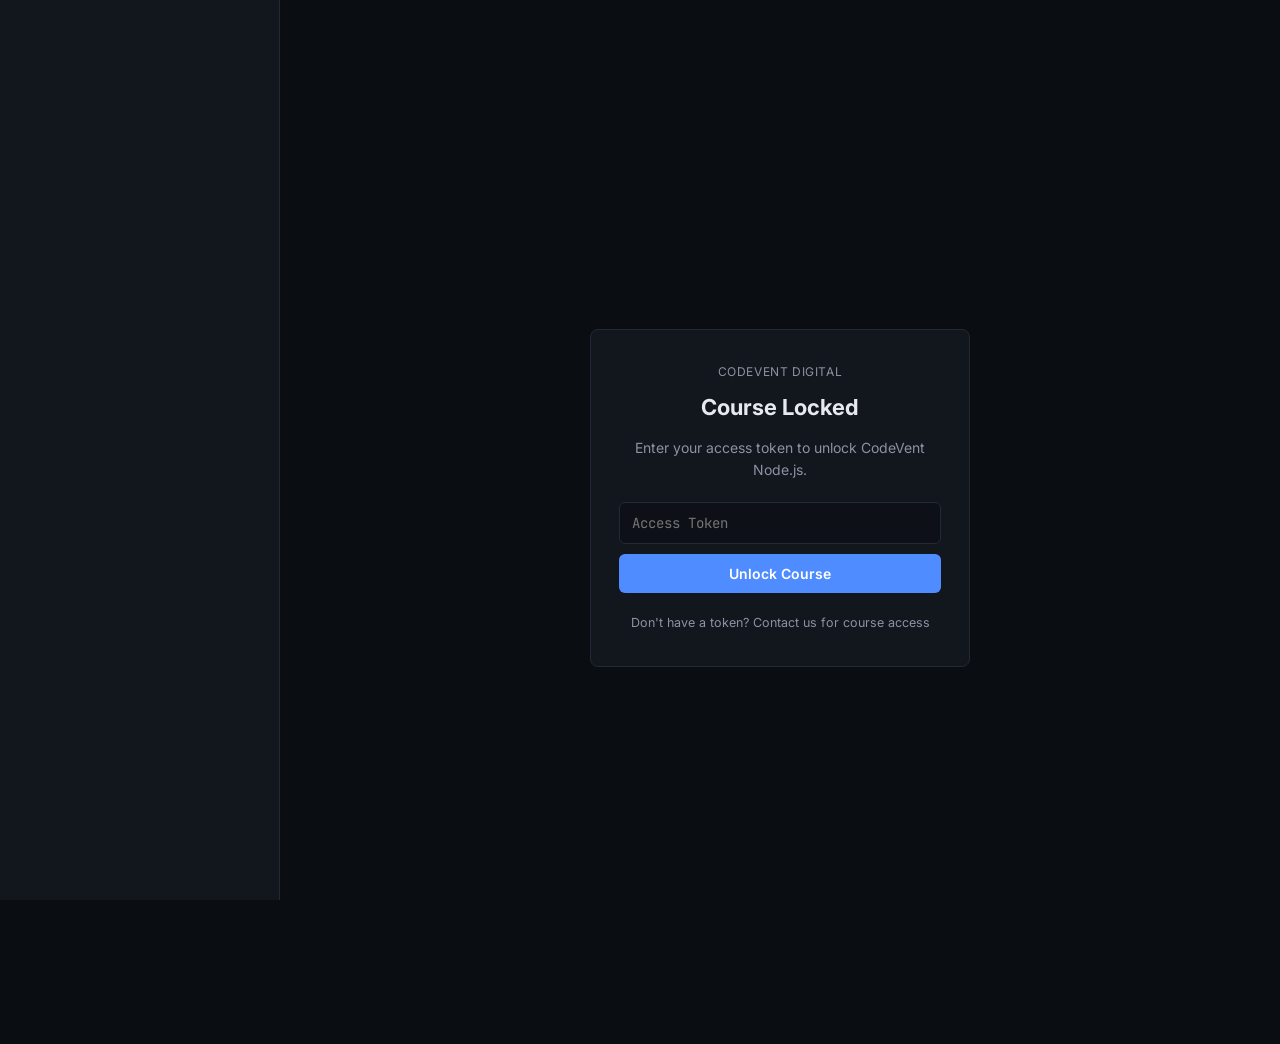
<file: index.html>
<!DOCTYPE html>
<html lang="en">
<head>
<meta charset="UTF-8">
<meta name="viewport" content="width=device-width, initial-scale=1.0">
<title>CodeVent Node.js</title>
<meta name="description" content="Node.js from the runtime fundamentals to a complete REST API, built with Express and MongoDB.">
<link rel="icon" type="image/png" href="codevent-logo.PNG">
<link rel="preconnect" href="https://fonts.googleapis.com">
<link rel="preconnect" href="https://fonts.gstatic.com" crossorigin>
<link href="https://fonts.googleapis.com/css2?family=JetBrains+Mono:wght@400;500;600;700&family=Inter:wght@400;500;600;700;800&display=swap" rel="stylesheet">
<link rel="stylesheet" href="css/styles.css">
</head>
<body>
<div id="app">
  <div id="overlay" class="overlay"></div>

  <aside id="sidebar" class="sidebar"></aside>

  <div class="main-col">
    <header class="topbar">
      <button id="menu-toggle" class="menu-toggle" type="button" aria-label="Toggle navigation">
        <span></span><span></span><span></span>
      </button>
      <div class="topbar-title">CodeVent Node.js</div>
    </header>
    <main id="content" class="content"></main>
  </div>
</div>

<script src="js/data.js"></script>
<script src="js/app.js"></script>
</body>
</html>
</file>
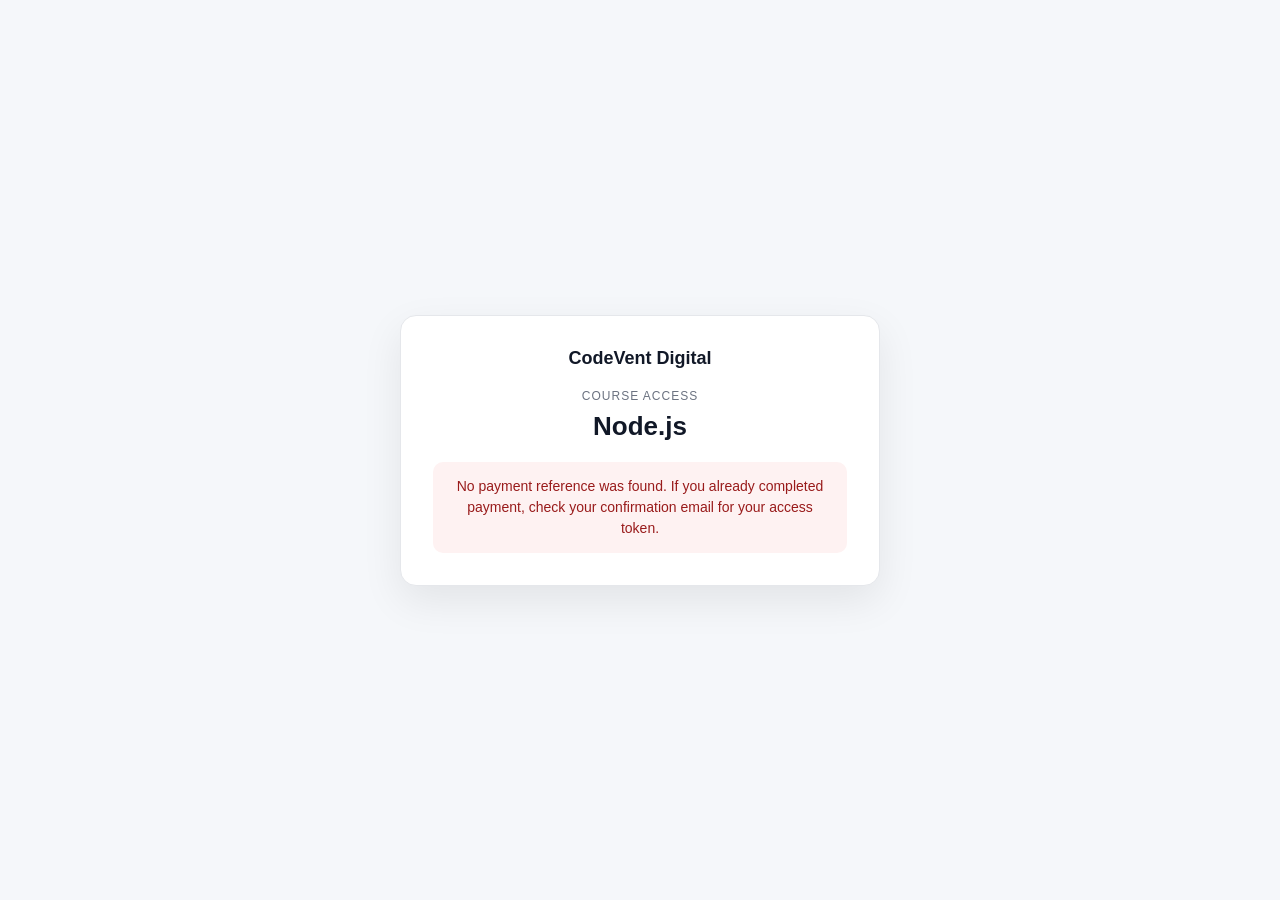
<file: access-pg/index.html>
<!DOCTYPE html>
<html lang="en">
<head>

<meta charset="UTF-8">
<meta name="viewport" content="width=device-width, initial-scale=1.0">

<title>Course Access | CodeVent Digital</title>
<meta name="description" content="Get your CodeVent Node.js Course access token.">
<link rel="icon" type="image/png" href="codevent-logo.PNG">

<style>

* {
  box-sizing: border-box;
}

body {
  margin: 0;
  min-height: 100vh;
  display: flex;
  align-items: center;
  justify-content: center;
  padding: 24px;
  background: #f5f7fa;
  color: #111827;
  font-family: Arial, Helvetica, sans-serif;
}

.container {
  width: 100%;
  max-width: 480px;
  background: #ffffff;
  border: 1px solid #e5e7eb;
  border-radius: 16px;
  padding: 32px;
  box-shadow: 0 15px 40px rgba(0, 0, 0, 0.08);
  text-align: center;
}

.brand {
  margin-bottom: 20px;
}

.brand-name {
  font-size: 18px;
  font-weight: 700;
}

.label {
  font-size: 12px;
  text-transform: uppercase;
  letter-spacing: 1px;
  color: #6b7280;
}

h1 {
  margin: 8px 0 20px;
  font-size: 26px;
}

.spinner {
  width: 28px;
  height: 28px;
  margin: 4px auto 20px;
  border-radius: 50%;
  border: 3px solid #e5e7eb;
  border-top-color: #111827;
  animation: spin 0.8s linear infinite;
}
.spinner.hidden { display: none; }

@keyframes spin {
  to { transform: rotate(360deg); }
}

.status {
  padding: 14px;
  border-radius: 10px;
  background: #f3f4f6;
  color: #374151;
  font-size: 14px;
  line-height: 1.5;
}

.status.success {
  background: #ecfdf5;
  color: #065f46;
}

.status.error {
  background: #fef2f2;
  color: #991b1b;
}

.token-section {
  display: none;
  margin-top: 20px;
}
.token-section.visible {
  display: block;
}

.token-label {
  font-size: 12px;
  color: #6b7280;
  margin-bottom: 8px;
}

.token {
  background: #111827;
  color: #ffffff;
  padding: 16px;
  border-radius: 10px;
  font-family: monospace;
  font-size: 13px;
  word-break: break-all;
  margin-bottom: 12px;
}

.token-note {
  font-size: 13px;
  color: #4b5563;
  margin: 0 0 16px;
  line-height: 1.5;
}

button, .course-link {
  width: 100%;
  display: flex;
  align-items: center;
  justify-content: center;
  padding: 13px 16px;
  border: 0;
  border-radius: 9px;
  background: #111827;
  color: #ffffff;
  font-weight: 600;
  cursor: pointer;
  text-decoration: none;
  margin-top: 8px;
  font-size: 15px;
}

.secondary {
  background: #e5e7eb;
  color: #111827;
}

</style>

</head>

<body>

<main class="container">

  <div class="brand">
    <span class="brand-name">CodeVent Digital</span>
  </div>

  <div class="label">Course Access</div>
  <h1>Node.js</h1>

  <div id="spinner" class="spinner"></div>

  <div id="status" class="status">Checking payment...</div>

  <section id="tokenSection" class="token-section">
    <div class="token-label">Your Node.js Course access token</div>
    <div id="token" class="token"></div>
    <button id="copyButton" type="button" class="secondary">Copy Token</button>
    <p class="token-note">Keep this token safe. Continue to the course, then enter this token on the unlock screen to access your lessons.</p>
    <a class="course-link" href="https://emezch93.github.io/codevent-node.js-course/" target="_self">
      Continue to Course
    </a>
  </section>

</main>

<script>

const WORKER_URL =
  "https://codevent-nodejs-course.emezch93.workers.dev";

const statusElement = document.getElementById("status");
const spinnerElement = document.getElementById("spinner");
const tokenSection = document.getElementById("tokenSection");
const tokenElement = document.getElementById("token");
const copyButton = document.getElementById("copyButton");

function setStatus(message, type = "") {
  statusElement.textContent = message;
  statusElement.className = "status";
  if (type) {
    statusElement.classList.add(type);
  }
}

function stopSpinner() {
  spinnerElement.classList.add("hidden");
}

function showToken(token) {
  tokenElement.textContent = token;
  tokenSection.classList.add("visible");
}

copyButton.addEventListener("click", async () => {
  const token = tokenElement.textContent;
  try {
    await navigator.clipboard.writeText(token);
    copyButton.textContent = "Copied";
    setTimeout(() => { copyButton.textContent = "Copy Token"; }, 2000);
  } catch {
    setStatus("Unable to copy automatically. Select and copy the token manually.", "error");
  }
});

async function verifyPayment() {
  const params = new URLSearchParams(window.location.search);
  const reference = params.get("reference");

  if (!reference) {
    stopSpinner();
    setStatus(
      "No payment reference was found. If you already completed payment, check your confirmation email for your access token.",
      "error"
    );
    return;
  }

  setStatus("Verifying your payment...");

  let response;
  try {
    response = await fetch(
      WORKER_URL + "/verify-payment?reference=" + encodeURIComponent(reference),
      {
        method: "GET",
        headers: { "Accept": "application/json" },
        cache: "no-store"
      }
    );
  } catch (error) {
    stopSpinner();
    setStatus("Unable to reach the verification service. Please check your connection and reload this page.", "error");
    return;
  }

  let data;
  try {
    data = await response.json();
  } catch (error) {
    stopSpinner();
    setStatus("Received an unexpected response while verifying payment. Please reload this page.", "error");
    return;
  }

  if (!response.ok || !data.authorized || !data.token) {
    stopSpinner();
    setStatus(data.message || "Payment could not be verified.", "error");
    return;
  }

  stopSpinner();
  setStatus("Payment verified.", "success");
  showToken(data.token);
}

verifyPayment();

</script>

</body>
</html>
</file>
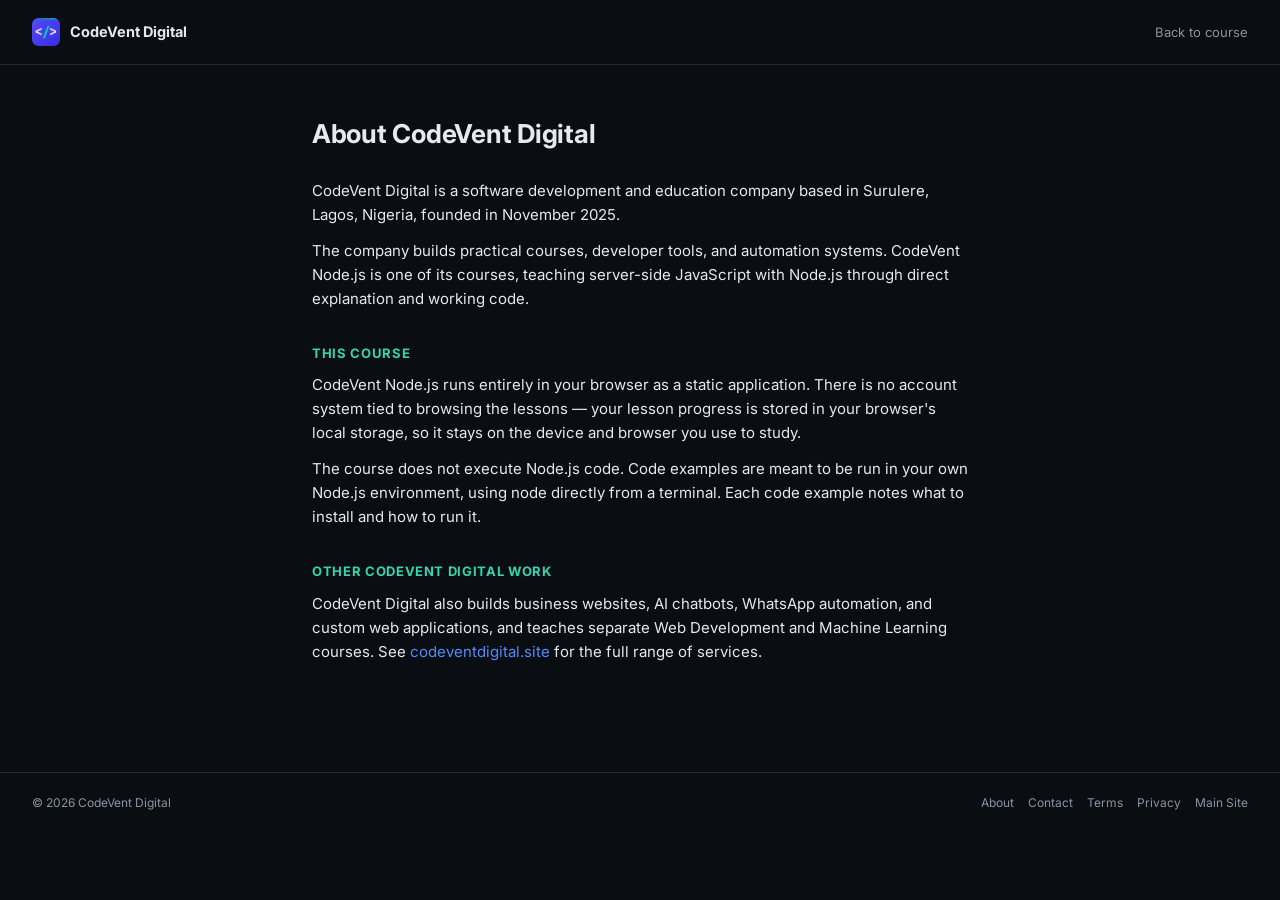
<file: about.html>
<!DOCTYPE html>
<html lang="en">
<head>
<meta charset="UTF-8">
<meta name="viewport" content="width=device-width, initial-scale=1.0">
<title>About — CodeVent Node.js</title>
<meta name="description" content="About CodeVent Digital and the CodeVent Node.js course.">
<link rel="icon" type="image/png" href="codevent-logo.PNG">
<link rel="preconnect" href="https://fonts.googleapis.com">
<link rel="preconnect" href="https://fonts.gstatic.com" crossorigin>
<link href="https://fonts.googleapis.com/css2?family=JetBrains+Mono:wght@400;500;600;700&family=Inter:wght@400;500;600;700;800&display=swap" rel="stylesheet">
<link rel="stylesheet" href="css/styles.css">
<style>body { background: var(--bg); }</style>
</head>
<body>
<header class="static-header">
  <a href="index.html" target="_self" class="static-brand">
    <img src="codevent-logo.PNG" alt="CodeVent Digital logo">
    <span>CodeVent Digital</span>
  </a>
  <a href="index.html" target="_self" class="static-back">Back to course</a>
</header>

<main class="static-wrap">
  <h1>About CodeVent Digital</h1>
  <p>CodeVent Digital is a software development and education company based in Surulere, Lagos, Nigeria, founded in November 2025.</p>
  <p>The company builds practical courses, developer tools, and automation systems. CodeVent Node.js is one of its courses, teaching server-side JavaScript with Node.js through direct explanation and working code.</p>

  <h2>This Course</h2>
  <p>CodeVent Node.js runs entirely in your browser as a static application. There is no account system tied to browsing the lessons — your lesson progress is stored in your browser's local storage, so it stays on the device and browser you use to study.</p>
  <p>The course does not execute Node.js code. Code examples are meant to be run in your own Node.js environment, using node directly from a terminal. Each code example notes what to install and how to run it.</p>

  <h2>Other CodeVent Digital Work</h2>
  <p>CodeVent Digital also builds business websites, AI chatbots, WhatsApp automation, and custom web applications, and teaches separate Web Development and Machine Learning courses. See <a href="https://codeventdigital.site" target="_blank">codeventdigital.site</a> for the full range of services.</p>
</main>

<footer class="static-footer">
  <span>&copy; 2026 CodeVent Digital</span>
  <div class="static-footer-links">
    <a href="about.html" target="_self">About</a>
    <a href="contact.html" target="_self">Contact</a>
    <a href="terms.html" target="_self">Terms</a>
    <a href="privacy.html" target="_self">Privacy</a>
    <a href="https://codeventdigital.site" target="_blank">Main Site</a>
  </div>
</footer>
</body>
</html>
</file>
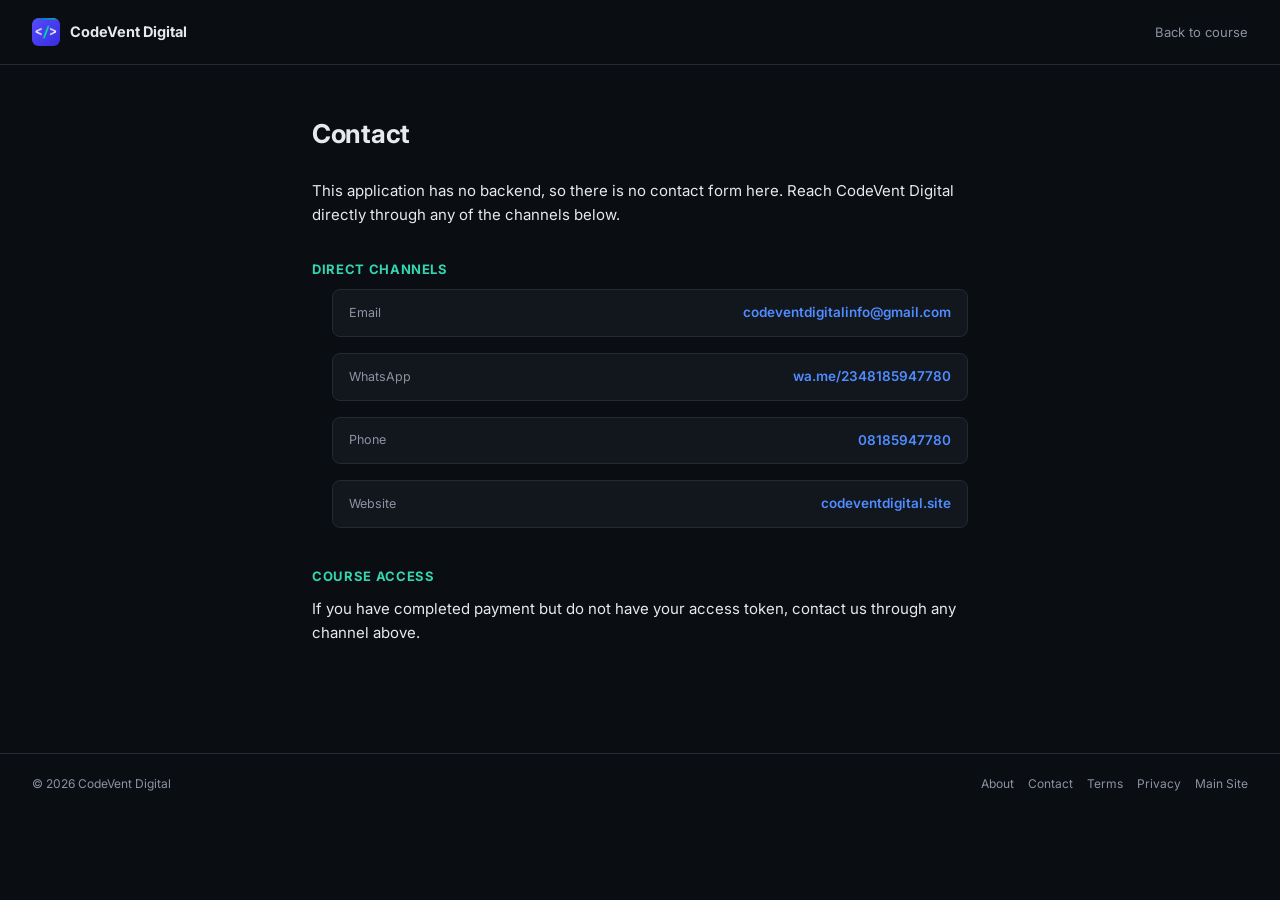
<file: contact.html>
<!DOCTYPE html>
<html lang="en">
<head>
<meta charset="UTF-8">
<meta name="viewport" content="width=device-width, initial-scale=1.0">
<title>Contact — CodeVent Node.js</title>
<meta name="description" content="Contact CodeVent Digital.">
<link rel="icon" type="image/png" href="codevent-logo.PNG">
<link rel="preconnect" href="https://fonts.googleapis.com">
<link rel="preconnect" href="https://fonts.gstatic.com" crossorigin>
<link href="https://fonts.googleapis.com/css2?family=JetBrains+Mono:wght@400;500;600;700&family=Inter:wght@400;500;600;700;800&display=swap" rel="stylesheet">
<link rel="stylesheet" href="css/styles.css">
<style>body { background: var(--bg); }</style>
</head>
<body>
<header class="static-header">
  <a href="index.html" target="_self" class="static-brand">
    <img src="codevent-logo.PNG" alt="CodeVent Digital logo">
    <span>CodeVent Digital</span>
  </a>
  <a href="index.html" target="_self" class="static-back">Back to course</a>
</header>

<main class="static-wrap">
  <h1>Contact</h1>
  <p>This application has no backend, so there is no contact form here. Reach CodeVent Digital directly through any of the channels below.</p>

  <h2>Direct Channels</h2>
  <ul class="contact-list">
    <li>
      <span class="contact-label">Email</span>
      <a href="mailto:codeventdigitalinfo@gmail.com" target="_self">codeventdigitalinfo@gmail.com</a>
    </li>
    <li>
      <span class="contact-label">WhatsApp</span>
      <a href="https://wa.me/2348185947780" target="_blank">wa.me/2348185947780</a>
    </li>
    <li>
      <span class="contact-label">Phone</span>
      <a href="tel:+2348185947780" target="_self">08185947780</a>
    </li>
    <li>
      <span class="contact-label">Website</span>
      <a href="https://codeventdigital.site" target="_blank">codeventdigital.site</a>
    </li>
  </ul>

  <h2>Course Access</h2>
  <p>If you have completed payment but do not have your access token, contact us through any channel above.</p>
</main>

<footer class="static-footer">
  <span>&copy; 2026 CodeVent Digital</span>
  <div class="static-footer-links">
    <a href="about.html" target="_self">About</a>
    <a href="contact.html" target="_self">Contact</a>
    <a href="terms.html" target="_self">Terms</a>
    <a href="privacy.html" target="_self">Privacy</a>
    <a href="https://codeventdigital.site" target="_blank">Main Site</a>
  </div>
</footer>
</body>
</html>
</file>
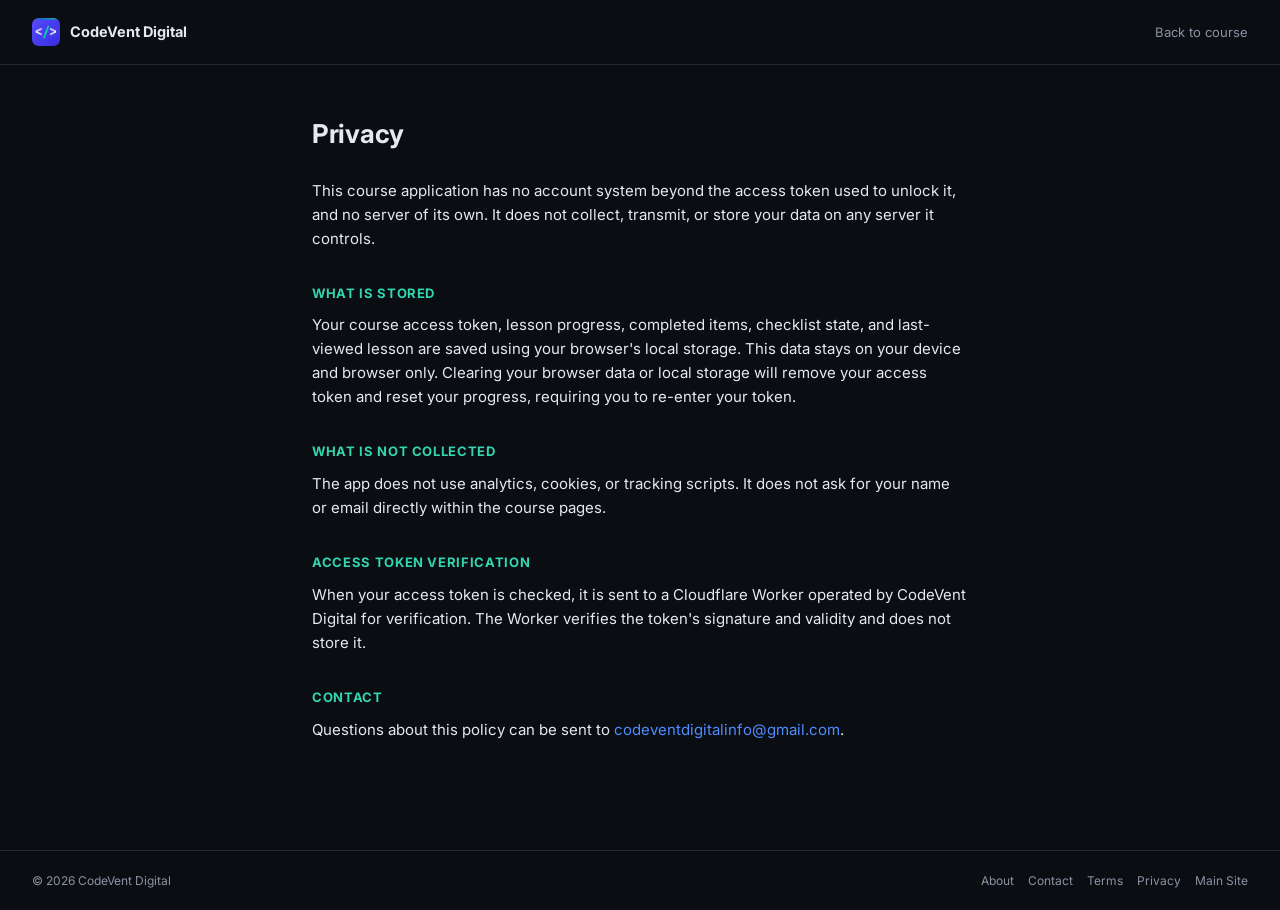
<file: privacy.html>
<!DOCTYPE html>
<html lang="en">
<head>
<meta charset="UTF-8">
<meta name="viewport" content="width=device-width, initial-scale=1.0">
<title>Privacy — CodeVent Node.js</title>
<meta name="description" content="Privacy policy for the CodeVent Node.js course.">
<link rel="icon" type="image/png" href="codevent-logo.PNG">
<link rel="preconnect" href="https://fonts.googleapis.com">
<link rel="preconnect" href="https://fonts.gstatic.com" crossorigin>
<link href="https://fonts.googleapis.com/css2?family=JetBrains+Mono:wght@400;500;600;700&family=Inter:wght@400;500;600;700;800&display=swap" rel="stylesheet">
<link rel="stylesheet" href="css/styles.css">
<style>body { background: var(--bg); }</style>
</head>
<body>
<header class="static-header">
  <a href="index.html" target="_self" class="static-brand">
    <img src="codevent-logo.PNG" alt="CodeVent Digital logo">
    <span>CodeVent Digital</span>
  </a>
  <a href="index.html" target="_self" class="static-back">Back to course</a>
</header>

<main class="static-wrap">
  <h1>Privacy</h1>
  <p>This course application has no account system beyond the access token used to unlock it, and no server of its own. It does not collect, transmit, or store your data on any server it controls.</p>

  <h2>What Is Stored</h2>
  <p>Your course access token, lesson progress, completed items, checklist state, and last-viewed lesson are saved using your browser's local storage. This data stays on your device and browser only. Clearing your browser data or local storage will remove your access token and reset your progress, requiring you to re-enter your token.</p>

  <h2>What Is Not Collected</h2>
  <p>The app does not use analytics, cookies, or tracking scripts. It does not ask for your name or email directly within the course pages.</p>

  <h2>Access Token Verification</h2>
  <p>When your access token is checked, it is sent to a Cloudflare Worker operated by CodeVent Digital for verification. The Worker verifies the token's signature and validity and does not store it.</p>

  <h2>Contact</h2>
  <p>Questions about this policy can be sent to <a href="mailto:codeventdigitalinfo@gmail.com" target="_self">codeventdigitalinfo@gmail.com</a>.</p>
</main>

<footer class="static-footer">
  <span>&copy; 2026 CodeVent Digital</span>
  <div class="static-footer-links">
    <a href="about.html" target="_self">About</a>
    <a href="contact.html" target="_self">Contact</a>
    <a href="terms.html" target="_self">Terms</a>
    <a href="privacy.html" target="_self">Privacy</a>
    <a href="https://codeventdigital.site" target="_blank">Main Site</a>
  </div>
</footer>
</body>
</html>
</file>
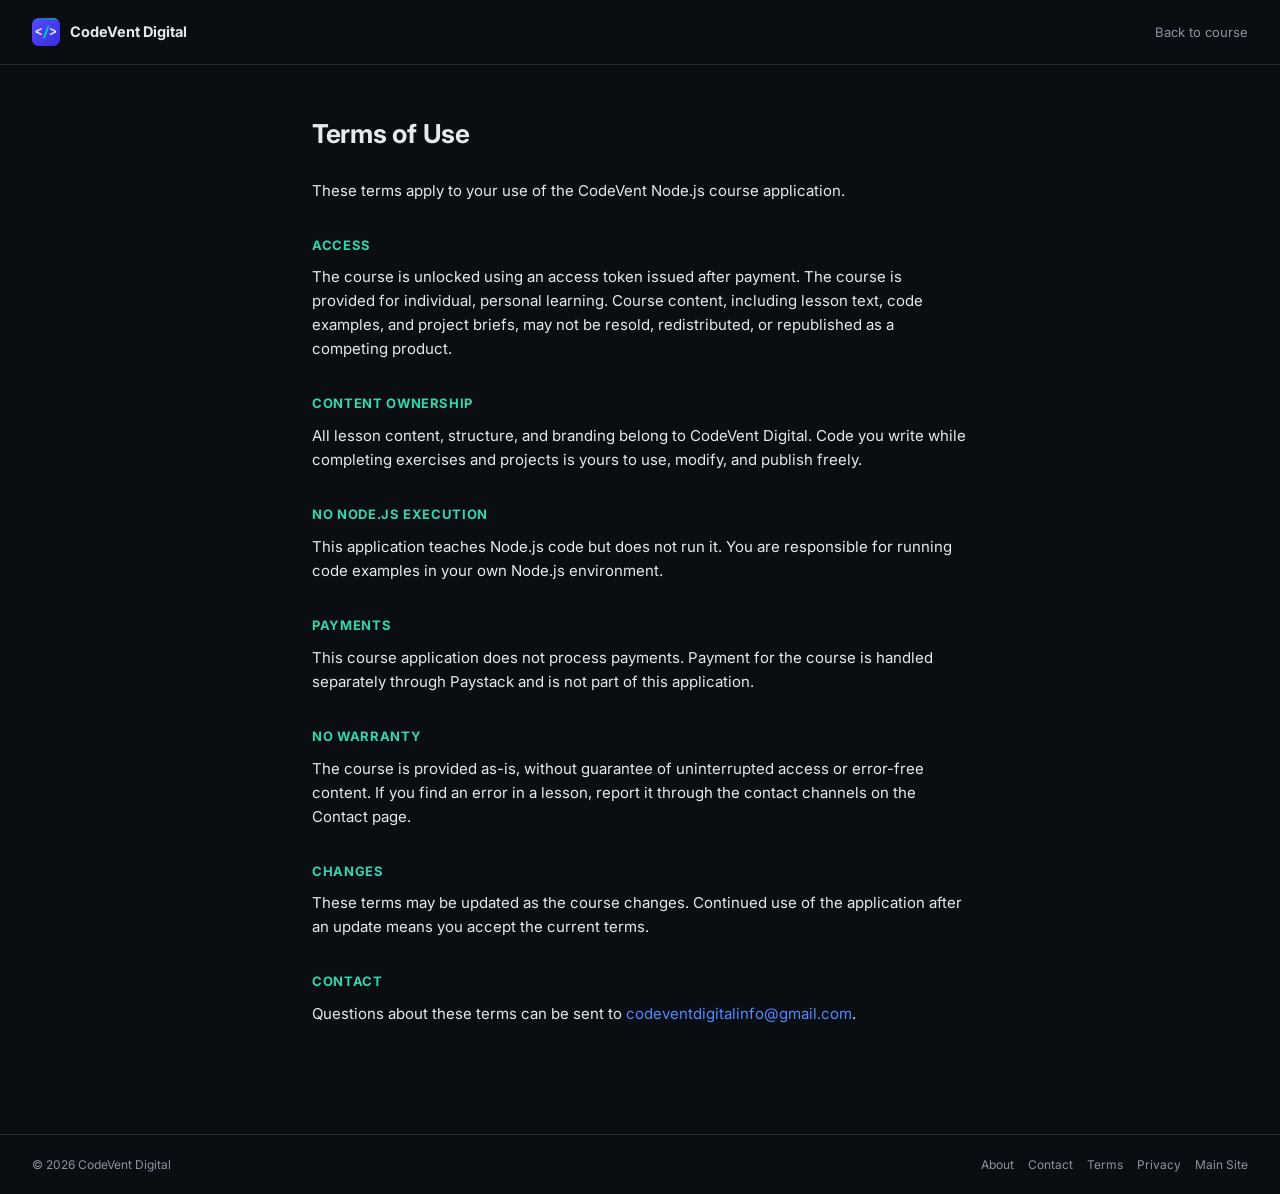
<file: terms.html>
<!DOCTYPE html>
<html lang="en">
<head>
<meta charset="UTF-8">
<meta name="viewport" content="width=device-width, initial-scale=1.0">
<title>Terms — CodeVent Node.js</title>
<meta name="description" content="Terms of use for the CodeVent Node.js course.">
<link rel="icon" type="image/png" href="codevent-logo.PNG">
<link rel="preconnect" href="https://fonts.googleapis.com">
<link rel="preconnect" href="https://fonts.gstatic.com" crossorigin>
<link href="https://fonts.googleapis.com/css2?family=JetBrains+Mono:wght@400;500;600;700&family=Inter:wght@400;500;600;700;800&display=swap" rel="stylesheet">
<link rel="stylesheet" href="css/styles.css">
<style>body { background: var(--bg); }</style>
</head>
<body>
<header class="static-header">
  <a href="index.html" target="_self" class="static-brand">
    <img src="codevent-logo.PNG" alt="CodeVent Digital logo">
    <span>CodeVent Digital</span>
  </a>
  <a href="index.html" target="_self" class="static-back">Back to course</a>
</header>

<main class="static-wrap">
  <h1>Terms of Use</h1>
  <p>These terms apply to your use of the CodeVent Node.js course application.</p>

  <h2>Access</h2>
  <p>The course is unlocked using an access token issued after payment. The course is provided for individual, personal learning. Course content, including lesson text, code examples, and project briefs, may not be resold, redistributed, or republished as a competing product.</p>

  <h2>Content Ownership</h2>
  <p>All lesson content, structure, and branding belong to CodeVent Digital. Code you write while completing exercises and projects is yours to use, modify, and publish freely.</p>

  <h2>No Node.js Execution</h2>
  <p>This application teaches Node.js code but does not run it. You are responsible for running code examples in your own Node.js environment.</p>

  <h2>Payments</h2>
  <p>This course application does not process payments. Payment for the course is handled separately through Paystack and is not part of this application.</p>

  <h2>No Warranty</h2>
  <p>The course is provided as-is, without guarantee of uninterrupted access or error-free content. If you find an error in a lesson, report it through the contact channels on the Contact page.</p>

  <h2>Changes</h2>
  <p>These terms may be updated as the course changes. Continued use of the application after an update means you accept the current terms.</p>

  <h2>Contact</h2>
  <p>Questions about these terms can be sent to <a href="mailto:codeventdigitalinfo@gmail.com" target="_self">codeventdigitalinfo@gmail.com</a>.</p>
</main>

<footer class="static-footer">
  <span>&copy; 2026 CodeVent Digital</span>
  <div class="static-footer-links">
    <a href="about.html" target="_self">About</a>
    <a href="contact.html" target="_self">Contact</a>
    <a href="terms.html" target="_self">Terms</a>
    <a href="privacy.html" target="_self">Privacy</a>
    <a href="https://codeventdigital.site" target="_blank">Main Site</a>
  </div>
</footer>
</body>
</html>
</file>
<file: css/styles.css>
/* ============ Tokens ============ */
:root {
  --bg: #0a0d12;
  --surface: #12161d;
  --surface-2: #171c25;
  --border: #232a36;
  --text: #e6e9ee;
  --muted: #8b93a3;
  --muted-2: #5c6577;
  --accent: #4f8cff;
  --accent-2: #33d6b0;
  --accent-soft: rgba(79, 140, 255, 0.12);
  --code-bg: #0d1117;
  --danger: #ef5b5b;
  --radius: 8px;
  --font-body: "Inter", -apple-system, BlinkMacSystemFont, sans-serif;
  --font-mono: "JetBrains Mono", "SFMono-Regular", Menlo, monospace;
}

* { box-sizing: border-box; }

html { scroll-behavior: smooth; }

@media (prefers-reduced-motion: reduce) {
  html { scroll-behavior: auto; }
  * { transition: none !important; animation: none !important; }
}

body {
  margin: 0;
  background: var(--bg);
  color: var(--text);
  font-family: var(--font-body);
  font-size: 15px;
  line-height: 1.6;
}

a { color: var(--accent); text-decoration: none; }
a:hover { text-decoration: underline; }

button { font-family: inherit; cursor: pointer; }

:focus-visible {
  outline: 2px solid var(--accent);
  outline-offset: 2px;
}

.mono { font-family: var(--font-mono); }

/* ============ App shell ============ */
#app {
  display: grid;
  grid-template-columns: 280px 1fr;
  min-height: 100vh;
}

.overlay {
  display: none;
}

.sidebar {
  background: var(--surface);
  border-right: 1px solid var(--border);
  height: 100vh;
  position: sticky;
  top: 0;
  overflow-y: auto;
  padding-bottom: 24px;
}

.main-col {
  min-width: 0;
}

.topbar {
  display: none;
  align-items: center;
  gap: 12px;
  padding: 14px 16px;
  border-bottom: 1px solid var(--border);
  position: sticky;
  top: 0;
  background: var(--bg);
  z-index: 20;
}

.menu-toggle {
  background: none;
  border: 1px solid var(--border);
  border-radius: 6px;
  width: 36px;
  height: 32px;
  display: flex;
  flex-direction: column;
  align-items: center;
  justify-content: center;
  gap: 4px;
}
.menu-toggle span {
  width: 16px;
  height: 2px;
  background: var(--text);
  display: block;
}

.topbar-title {
  font-family: var(--font-mono);
  font-size: 13px;
  color: var(--muted);
}

.content {
  max-width: 780px;
  margin: 0 auto;
  padding: 48px 32px 96px;
}

/* ============ Sidebar ============ */
.sidebar-header {
  padding: 22px 20px 16px;
  border-bottom: 1px solid var(--border);
}

.brand {
  display: flex;
  align-items: center;
  gap: 10px;
  color: var(--text);
}
.brand:hover { text-decoration: none; }

.brand-mark {
  font-family: var(--font-mono);
  font-weight: 700;
  font-size: 16px;
  background: linear-gradient(135deg, var(--accent), var(--accent-2));
  -webkit-background-clip: text;
  background-clip: text;
  color: transparent;
}

.brand-mark-img {
  width: 28px;
  height: 28px;
  object-fit: contain;
  border-radius: 6px;
  flex-shrink: 0;
}

.brand-name {
  font-weight: 700;
  font-size: 14.5px;
  letter-spacing: -0.01em;
}

.brand-course {
  margin-top: 6px;
  font-family: var(--font-mono);
  font-size: 11.5px;
  color: var(--muted);
  letter-spacing: 0.02em;
}

.sidebar-progress {
  padding: 16px 20px;
  border-bottom: 1px solid var(--border);
}
.sidebar-progress-label {
  display: flex;
  justify-content: space-between;
  font-size: 12px;
  color: var(--muted);
  margin-bottom: 8px;
}
.sidebar-progress-label .mono { color: var(--accent-2); font-weight: 600; }

.progress-track {
  height: 5px;
  background: var(--surface-2);
  border-radius: 3px;
  overflow: hidden;
}
.progress-fill {
  height: 100%;
  background: linear-gradient(90deg, var(--accent), var(--accent-2));
  border-radius: 3px;
  transition: width 0.3s ease;
}

.sidebar-help {
  padding: 14px 20px;
  border-top: 1px solid var(--border);
  border-bottom: 1px solid var(--border);
  display: flex;
  flex-direction: column;
  gap: 8px;
}
.ai-help-link {
  display: flex;
  align-items: center;
  gap: 10px;
  padding: 9px 10px;
  border: 1px solid var(--border);
  border-radius: 6px;
  color: var(--text);
  font-size: 12.5px;
  background: var(--surface-2);
}
.ai-help-link:hover { border-color: var(--accent); text-decoration: none; }
.ai-help-icon {
  font-family: var(--font-mono);
  font-size: 10px;
  font-weight: 700;
  color: #fff;
  background: linear-gradient(135deg, var(--accent), var(--accent-2));
  padding: 3px 6px;
  border-radius: 4px;
  flex-shrink: 0;
}

.sidebar-footer {
  display: flex;
  flex-wrap: wrap;
  gap: 4px 14px;
  padding: 16px 20px 8px;
}
.sidebar-footer a {
  color: var(--muted);
  font-size: 12px;
}
.sidebar-footer a:hover { color: var(--text); }

.nav-modules { padding: 8px 0; }

.nav-module { border-bottom: 1px solid transparent; }

.nav-module-toggle {
  width: 100%;
  display: flex;
  align-items: center;
  gap: 10px;
  background: none;
  border: none;
  color: var(--text);
  padding: 10px 20px;
  text-align: left;
  font-size: 13px;
  font-weight: 600;
}
.nav-module-toggle:hover { background: var(--surface-2); }

.nav-module-index {
  font-family: var(--font-mono);
  font-size: 11px;
  color: var(--muted-2);
}

.nav-module-title { flex: 1; }

.nav-module-count {
  font-family: var(--font-mono);
  font-size: 10.5px;
  color: var(--muted);
}

.nav-module-items {
  display: none;
  flex-direction: column;
  padding: 2px 0 6px;
}
.nav-module.open .nav-module-items { display: flex; }

.nav-item {
  display: flex;
  align-items: center;
  gap: 10px;
  padding: 7px 20px 7px 40px;
  color: var(--muted);
  font-size: 13px;
  border-left: 2px solid transparent;
}
.nav-item:hover { color: var(--text); text-decoration: none; background: var(--surface-2); }
.nav-item.active {
  color: var(--text);
  border-left-color: var(--accent);
  background: var(--accent-soft);
}
.nav-item-mark {
  width: 12px;
  color: var(--accent-2);
  font-size: 11px;
  flex-shrink: 0;
}
.nav-item-project .nav-item-title::before {
  content: "";
}
.nav-item-project { font-style: normal; }

/* ============ Dashboard ============ */
.dashboard-head h1 {
  font-size: 30px;
  margin: 0 0 8px;
  letter-spacing: -0.02em;
}
.dashboard-tagline {
  color: var(--muted);
  font-size: 15px;
  margin: 0 0 32px;
  max-width: 60ch;
}

.dashboard-stats {
  display: grid;
  grid-template-columns: repeat(3, 1fr);
  gap: 16px;
  margin-bottom: 40px;
}

.stat-card {
  background: var(--surface);
  border: 1px solid var(--border);
  border-radius: var(--radius);
  padding: 18px;
}
.stat-label {
  font-size: 11.5px;
  text-transform: uppercase;
  letter-spacing: 0.04em;
  color: var(--muted);
  margin-bottom: 8px;
}
.stat-value {
  font-size: 26px;
  font-weight: 700;
  margin-bottom: 10px;
}
.stat-value-small {
  font-size: 15px;
  font-weight: 600;
  margin-bottom: 12px;
  min-height: 20px;
}

.continue-btn {
  display: inline-block;
  background: var(--accent);
  color: #fff;
  padding: 8px 14px;
  border-radius: 6px;
  font-size: 13px;
  font-weight: 600;
}
.continue-btn:hover { background: #3f7bef; text-decoration: none; }

.section-heading {
  font-size: 13px;
  text-transform: uppercase;
  letter-spacing: 0.05em;
  color: var(--muted);
  margin: 0 0 16px;
}

.module-grid {
  display: grid;
  grid-template-columns: repeat(3, 1fr);
  gap: 16px;
}

.module-card {
  display: block;
  background: var(--surface);
  border: 1px solid var(--border);
  border-radius: var(--radius);
  padding: 18px;
  color: var(--text);
  transition: border-color 0.15s ease, transform 0.15s ease;
}
.module-card:hover {
  border-color: var(--accent);
  transform: translateY(-2px);
  text-decoration: none;
}
.module-card-top {
  display: flex;
  justify-content: space-between;
  color: var(--muted);
  font-size: 12px;
  margin-bottom: 10px;
}
.module-card h3 { margin: 0 0 6px; font-size: 16px; }
.module-card p { margin: 0; color: var(--muted); font-size: 13px; line-height: 1.5; }

/* ============ Lesson / Project content ============ */
.crumb {
  font-size: 12.5px;
  color: var(--muted);
  margin-bottom: 14px;
}
.crumb a { color: var(--muted); }
.crumb span { margin: 0 4px; }

.project-tag {
  display: inline-block;
  font-family: var(--font-mono);
  font-size: 11px;
  color: var(--accent-2);
  border: 1px solid var(--border);
  padding: 3px 8px;
  border-radius: 4px;
  margin-bottom: 10px;
}

.lesson-title {
  font-size: 26px;
  margin: 0 0 28px;
  letter-spacing: -0.01em;
}

.lesson-section { margin-bottom: 28px; }
.lesson-section h2 {
  font-size: 13px;
  text-transform: uppercase;
  letter-spacing: 0.05em;
  color: var(--accent-2);
  margin: 0 0 10px;
}
.lesson-section p { margin: 0 0 4px; color: var(--text); }

.plain-list, .checklist {
  margin: 0;
  padding-left: 20px;
}
.plain-list li, .checklist li {
  margin-bottom: 6px;
  color: var(--text);
}
.checklist { list-style: none; padding-left: 0; }
.checklist li label {
  display: flex;
  align-items: flex-start;
  gap: 10px;
  cursor: pointer;
}
.checklist input { margin-top: 4px; }

/* ============ Code blocks ============ */
.code-group { display: flex; flex-direction: column; gap: 12px; }

.run-note {
  border-left: 3px solid var(--accent-2);
  background: var(--surface);
  padding: 10px 14px;
  font-size: 13px;
  color: var(--muted);
  border-radius: 0 6px 6px 0;
}
.run-note strong { color: var(--accent-2); font-weight: 600; }

.code-block {
  border: 1px solid var(--border);
  border-radius: var(--radius);
  overflow: hidden;
  background: var(--code-bg);
}
.code-block-bar {
  display: flex;
  align-items: center;
  justify-content: space-between;
  padding: 8px 12px;
  border-bottom: 1px solid var(--border);
  background: var(--surface-2);
}
.code-lang {
  font-family: var(--font-mono);
  font-size: 11px;
  color: var(--muted);
  letter-spacing: 0.05em;
}
.copy-btn {
  background: none;
  border: 1px solid var(--border);
  color: var(--muted);
  font-size: 11px;
  padding: 4px 9px;
  border-radius: 4px;
}
.copy-btn:hover { color: var(--text); border-color: var(--muted); }

.code-block pre {
  margin: 0;
  padding: 14px 16px;
  overflow-x: auto;
}
.code-block code {
  font-family: var(--font-mono);
  font-size: 13px;
  line-height: 1.6;
  color: #d5dae3;
  white-space: pre;
}

/* ============ Practice ============ */
.practice-box {
  border: 1px solid var(--border);
  border-left: 3px solid var(--accent);
  border-radius: var(--radius);
  padding: 16px 18px;
  background: var(--surface);
}
.practice-label {
  font-family: var(--font-mono);
  font-size: 11px;
  text-transform: uppercase;
  letter-spacing: 0.05em;
  color: var(--accent);
  margin-bottom: 8px;
}
.practice-task { margin: 0 0 14px; }
.practice-actions { display: flex; gap: 10px; margin-bottom: 4px; }

.reveal-btn {
  background: var(--surface-2);
  border: 1px solid var(--border);
  color: var(--text);
  font-size: 12.5px;
  padding: 7px 12px;
  border-radius: 6px;
}
.reveal-btn:hover { border-color: var(--accent); }

.reveal-panel { margin-top: 14px; }
.reveal-panel.hidden { display: none; }
.reveal-label {
  font-size: 11px;
  text-transform: uppercase;
  color: var(--muted);
  margin-bottom: 6px;
  letter-spacing: 0.04em;
}

/* ============ Lesson footer / nav ============ */
.lesson-footer {
  margin-top: 40px;
  padding-top: 24px;
  border-top: 1px solid var(--border);
}

.complete-btn {
  background: var(--accent);
  color: #fff;
  border: none;
  padding: 10px 18px;
  border-radius: 6px;
  font-size: 13.5px;
  font-weight: 600;
  margin-bottom: 20px;
}
.complete-btn:hover { background: #3f7bef; }
.complete-btn.done {
  background: var(--surface-2);
  color: var(--accent-2);
  border: 1px solid var(--accent-2);
}

.prev-next {
  display: flex;
  justify-content: space-between;
  gap: 16px;
  font-size: 13px;
}
.pn-link {
  color: var(--muted);
  max-width: 48%;
}
.pn-next { text-align: right; margin-left: auto; }

/* ============ Static pages (about / contact / terms / privacy) ============ */
.static-header {
  display: flex;
  align-items: center;
  justify-content: space-between;
  gap: 16px;
  padding: 18px 32px;
  border-bottom: 1px solid var(--border);
  flex-wrap: wrap;
}
.static-brand {
  display: flex;
  align-items: center;
  gap: 10px;
  color: var(--text);
}
.static-brand:hover { text-decoration: none; }
.static-brand img { width: 28px; height: 28px; object-fit: contain; border-radius: 6px; }
.static-brand span { font-weight: 700; font-size: 14.5px; }
.static-back { font-size: 13px; color: var(--muted); }

.static-wrap {
  max-width: 720px;
  margin: 0 auto;
  padding: 48px 32px 96px;
}
.static-wrap h1 { font-size: 26px; margin: 0 0 24px; letter-spacing: -0.01em; }
.static-wrap h2 {
  font-size: 13px;
  text-transform: uppercase;
  letter-spacing: 0.05em;
  color: var(--accent-2);
  margin: 32px 0 10px;
}
.static-wrap p { margin: 0 0 12px; color: var(--text); }
.static-wrap ul { margin: 0 0 12px; padding-left: 20px; color: var(--text); }
.static-wrap li { margin-bottom: 6px; }
.static-wrap a { color: var(--accent); }

.contact-list {
  list-style: none;
  padding: 0;
  display: flex;
  flex-direction: column;
  gap: 10px;
}
.contact-list li {
  border: 1px solid var(--border);
  border-radius: var(--radius);
  padding: 12px 16px;
  display: flex;
  justify-content: space-between;
  align-items: center;
  gap: 12px;
  background: var(--surface);
}
.contact-label { color: var(--muted); font-size: 12.5px; }
.contact-list a { font-size: 13.5px; font-weight: 600; }

.static-footer {
  border-top: 1px solid var(--border);
  padding: 20px 32px;
  display: flex;
  flex-wrap: wrap;
  gap: 6px 16px;
  justify-content: space-between;
  color: var(--muted);
  font-size: 12px;
}
.static-footer a { color: var(--muted); }
.static-footer a:hover { color: var(--text); }
.static-footer-links { display: flex; gap: 14px; flex-wrap: wrap; }

/* ============ Responsive ============ */
@media (max-width: 900px) {
  .dashboard-stats { grid-template-columns: 1fr; }
  .module-grid { grid-template-columns: repeat(2, 1fr); }
}

@media (max-width: 768px) {
  #app { grid-template-columns: 1fr; }
  .topbar { display: flex; }

  .sidebar {
    position: fixed;
    left: 0;
    top: 0;
    width: 280px;
    z-index: 40;
    transform: translateX(-100%);
    transition: transform 0.2s ease;
  }
  #app.sidebar-open .sidebar { transform: translateX(0); }

  .overlay {
    display: none;
    position: fixed;
    inset: 0;
    background: rgba(0, 0, 0, 0.5);
    z-index: 30;
  }
  #app.sidebar-open .overlay { display: block; }

  .content { padding: 28px 18px 72px; }
  .module-grid { grid-template-columns: 1fr; }
}

@media (max-width: 480px) {
  .lesson-title { font-size: 22px; }
  .prev-next { flex-direction: column; }
  .pn-next { text-align: left; }
}

/* ============ Course access gate ============ */
.auth-gate {
  min-height: 100vh;
  display: flex;
  flex-direction: column;
  align-items: center;
  justify-content: center;
  gap: 16px;
  text-align: center;
  padding: 32px;
}
.auth-gate-message {
  color: var(--muted);
  font-size: 14px;
  max-width: 360px;
  margin: 0;
}
.auth-retry-btn {
  background: var(--accent);
  color: #fff;
  border: none;
  padding: 9px 18px;
  border-radius: 6px;
  font-size: 13.5px;
  font-weight: 600;
  cursor: pointer;
}
.auth-retry-btn:hover { background: #3f7bef; }

.auth-gate-card {
  width: 100%;
  max-width: 380px;
  background: var(--surface);
  border: 1px solid var(--border);
  border-radius: var(--radius);
  padding: 32px 28px;
}
.auth-gate-brand {
  font-size: 12px;
  text-transform: uppercase;
  letter-spacing: 0.05em;
  color: var(--muted);
  margin-bottom: 8px;
}
.auth-gate-title {
  font-size: 22px;
  margin: 0 0 12px;
}
.auth-gate-card .auth-gate-message {
  margin: 0 0 20px;
}
.auth-gate-form {
  display: flex;
  flex-direction: column;
  gap: 10px;
}
.auth-gate-input {
  background: var(--code-bg);
  border: 1px solid var(--border);
  color: var(--text);
  padding: 11px 12px;
  border-radius: 6px;
  font-size: 14px;
  font-family: var(--font-mono);
}
.auth-gate-input:focus {
  outline: none;
  border-color: var(--accent);
}
.auth-gate-unlock-btn {
  background: var(--accent);
  color: #fff;
  border: none;
  padding: 11px 16px;
  border-radius: 6px;
  font-size: 14px;
  font-weight: 600;
  cursor: pointer;
}
.auth-gate-unlock-btn:hover { background: #3f7bef; }
.auth-gate-unlock-btn:disabled { opacity: 0.6; cursor: default; }
.auth-gate-error {
  color: var(--danger);
  font-size: 13px;
  margin-top: 12px;
}
.auth-gate-error.hidden { display: none; }
.auth-gate-pay-link {
  display: inline-block;
  margin-top: 20px;
  color: var(--muted);
  font-size: 12.5px;
}
.auth-gate-pay-link:hover { color: var(--text); }
</file>
